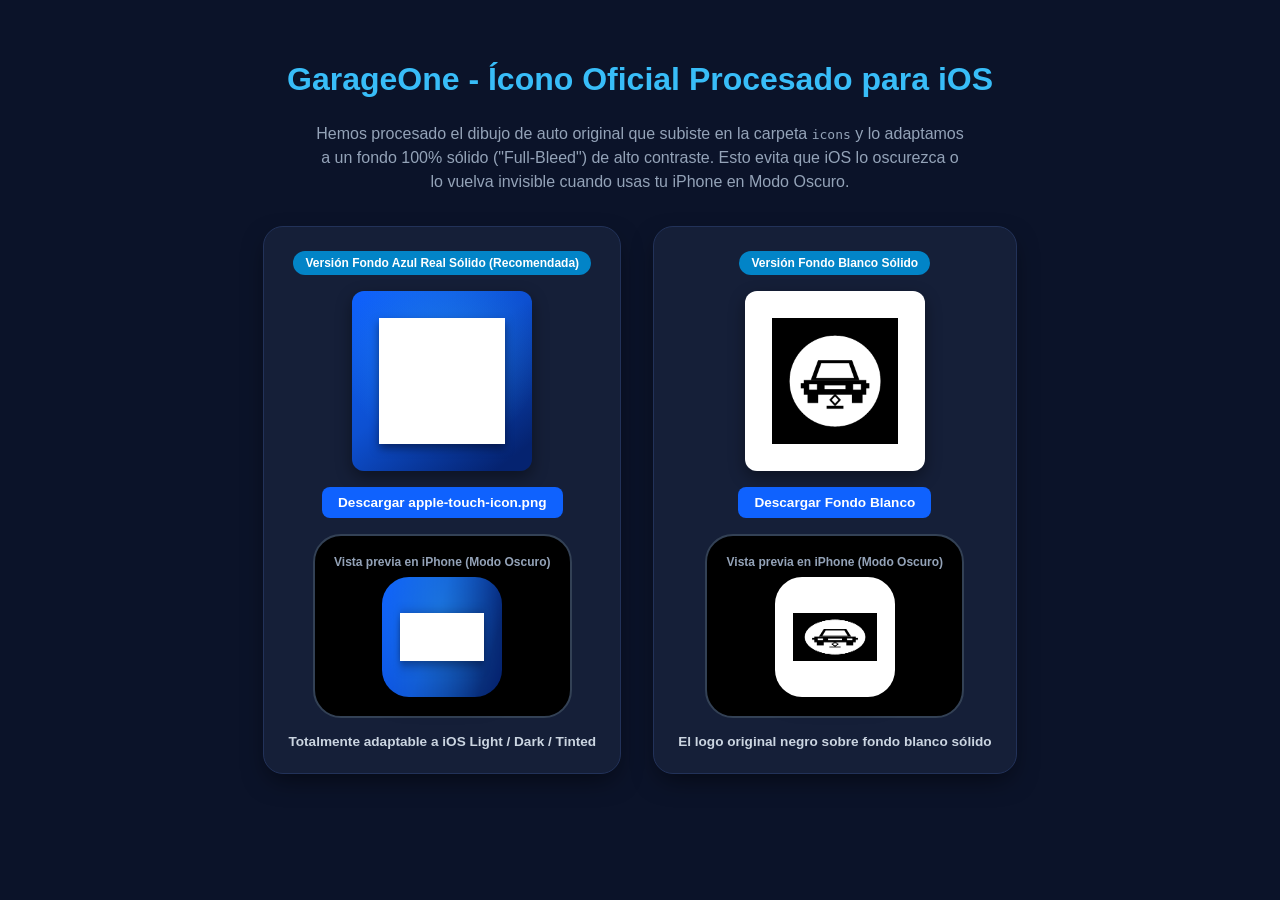
<file: generate_icons.html>
<!DOCTYPE html>
<html lang="es">
<head>
  <meta charset="UTF-8">
  <title>GarageOne - Generador de Íconos para iOS y Android</title>
  <style>
    body {
      font-family: -apple-system, BlinkMacSystemFont, 'Segoe UI', Roboto, Helvetica, Arial, sans-serif;
      background: #0b1329;
      color: #f8fafc;
      padding: 2rem;
      display: flex;
      flex-direction: column;
      align-items: center;
    }
    h1 { color: #38bdf8; margin-bottom: 0.5rem; text-align: center; }
    p { color: #94a3b8; max-width: 650px; text-align: center; margin-bottom: 2rem; line-height: 1.5; }
    .icon-grid {
      display: flex;
      gap: 2rem;
      flex-wrap: wrap;
      justify-content: center;
    }
    .icon-card {
      background: #151f38;
      border: 1px solid #223259;
      border-radius: 1.25rem;
      padding: 1.5rem;
      display: flex;
      flex-direction: column;
      align-items: center;
      gap: 1rem;
      box-shadow: 0 10px 25px -5px rgba(0,0,0,0.5);
    }
    .canvas-preview {
      border-radius: 12px;
      box-shadow: 0 6px 16px rgba(0,0,0,0.4);
    }
    .ios-preview-dark {
      background: #000000;
      padding: 1.2rem;
      border-radius: 28px;
      display: flex;
      flex-direction: column;
      align-items: center;
      border: 2px solid #334155;
    }
    .ios-squircle {
      width: 120px;
      height: 120px;
      border-radius: 27px; /* Standard iOS continuous curve squircle mask */
      overflow: hidden;
      box-shadow: 0 6px 18px rgba(0,0,0,0.7);
    }
    .ios-squircle canvas {
      width: 100%;
      height: 100%;
    }
    .label {
      font-size: 0.85rem;
      color: #cbd5e1;
      font-weight: 600;
    }
    .badge {
      background: #0284c7;
      color: white;
      font-size: 0.75rem;
      padding: 0.3rem 0.75rem;
      border-radius: 9999px;
      font-weight: 600;
    }
    .btn-download {
      background: #0f62fe;
      color: white;
      border: none;
      padding: 0.5rem 1rem;
      border-radius: 8px;
      font-size: 0.85rem;
      font-weight: 600;
      cursor: pointer;
      text-decoration: none;
      transition: background 0.2s;
    }
    .btn-download:hover {
      background: #0b4ecc;
    }
  </style>
</head>
<body>
  <h1>GarageOne - Ícono Oficial Procesado para iOS</h1>
  <p>Hemos procesado el dibujo de auto original que subiste en la carpeta <code>icons</code> y lo adaptamos a un fondo 100% sólido ("Full-Bleed") de alto contraste. Esto evita que iOS lo oscurezca o lo vuelva invisible cuando usas tu iPhone en Modo Oscuro.</p>

  <div class="icon-grid">
    <!-- Option A: Royal Blue Solid Background with White Emblem -->
    <div class="icon-card">
      <span class="badge">Versión Fondo Azul Real Sólido (Recomendada)</span>
      <canvas id="canvasBlue180" width="180" height="180" class="canvas-preview"></canvas>
      <a id="dlBlue180" class="btn-download" download="apple-touch-icon.png">Descargar apple-touch-icon.png</a>
      
      <div class="ios-preview-dark">
        <span style="font-size: 0.75rem; color: #94a3b8; margin-bottom: 8px; font-weight: 600;">Vista previa en iPhone (Modo Oscuro)</span>
        <div class="ios-squircle">
          <canvas id="previewiOSDark"></canvas>
        </div>
      </div>
      <span class="label">Totalmente adaptable a iOS Light / Dark / Tinted</span>
    </div>

    <!-- Option B: Crisp White Solid Background with Dark Car Logo -->
    <div class="icon-card">
      <span class="badge">Versión Fondo Blanco Sólido</span>
      <canvas id="canvasWhite180" width="180" height="180" class="canvas-preview"></canvas>
      <a id="dlWhite180" class="btn-download" download="icon-white-180.png">Descargar Fondo Blanco</a>
      
      <div class="ios-preview-dark">
        <span style="font-size: 0.75rem; color: #94a3b8; margin-bottom: 8px; font-weight: 600;">Vista previa en iPhone (Modo Oscuro)</span>
        <div class="ios-squircle">
          <canvas id="previewiOSWhiteDark"></canvas>
        </div>
      </div>
      <span class="label">El logo original negro sobre fondo blanco sólido</span>
    </div>
  </div>

  <script>
    const userImg = new Image();
    userImg.crossOrigin = 'Anonymous';
    userImg.onload = function() {
      // 1. Render Blue Full-Bleed Version
      renderFullBleed(document.getElementById('canvasBlue180'), 'blue', userImg);
      renderFullBleed(document.getElementById('previewiOSDark'), 'blue', userImg);
      document.getElementById('dlBlue180').href = document.getElementById('canvasBlue180').toDataURL('image/png');

      // 2. Render White Full-Bleed Version
      renderFullBleed(document.getElementById('canvasWhite180'), 'white', userImg);
      renderFullBleed(document.getElementById('previewiOSWhiteDark'), 'white', userImg);
      document.getElementById('dlWhite180').href = document.getElementById('canvasWhite180').toDataURL('image/png');
    };
    userImg.src = 'icons/icon-192.png?v=' + Date.now();

    function renderFullBleed(canvas, style, img) {
      const ctx = canvas.getContext('2d');
      const w = canvas.width;
      const h = canvas.height;

      if (style === 'blue') {
        // Full bleed blue gradient
        const grad = ctx.createLinearGradient(0, 0, w * 0.8, h);
        grad.addColorStop(0, '#0f62fe');
        grad.addColorStop(0.5, '#0d50d1');
        grad.addColorStop(1, '#052370');
        ctx.fillStyle = grad;
        ctx.fillRect(0, 0, w, h);

        const glow = ctx.createRadialGradient(w * 0.5, h * 0.35, 0, w * 0.5, h * 0.35, w * 0.55);
        glow.addColorStop(0, 'rgba(56, 189, 248, 0.35)');
        glow.addColorStop(1, 'rgba(56, 189, 248, 0)');
        ctx.fillStyle = glow;
        ctx.fillRect(0, 0, w, h);

        // Invert user's black car artwork to crisp white emblem
        const tempCanvas = document.createElement('canvas');
        tempCanvas.width = img.width || 512;
        tempCanvas.height = img.height || 512;
        const tempCtx = tempCanvas.getContext('2d');
        tempCtx.drawImage(img, 0, 0);

        const imgData = tempCtx.getImageData(0, 0, tempCanvas.width, tempCanvas.height);
        const data = imgData.data;
        for (let i = 0; i < data.length; i += 4) {
          if (data[i + 3] > 30) {
            data[i] = 255; data[i + 1] = 255; data[i + 2] = 255;
          }
        }
        tempCtx.putImageData(imgData, 0, 0);

        ctx.save();
        ctx.shadowColor = 'rgba(2, 6, 23, 0.5)';
        ctx.shadowBlur = w * 0.05;
        ctx.shadowOffsetY = h * 0.025;

        const p = w * 0.15;
        ctx.drawImage(tempCanvas, p, p, w - p * 2, h - p * 2);
        ctx.restore();
      } else {
        // Full bleed solid pure white
        ctx.fillStyle = '#ffffff';
        ctx.fillRect(0, 0, w, h);

        ctx.save();
        const p = w * 0.15;
        ctx.drawImage(img, p, p, w - p * 2, h - p * 2);
        ctx.restore();
      }
    }
  </script>
</body>
</html>
</file>
